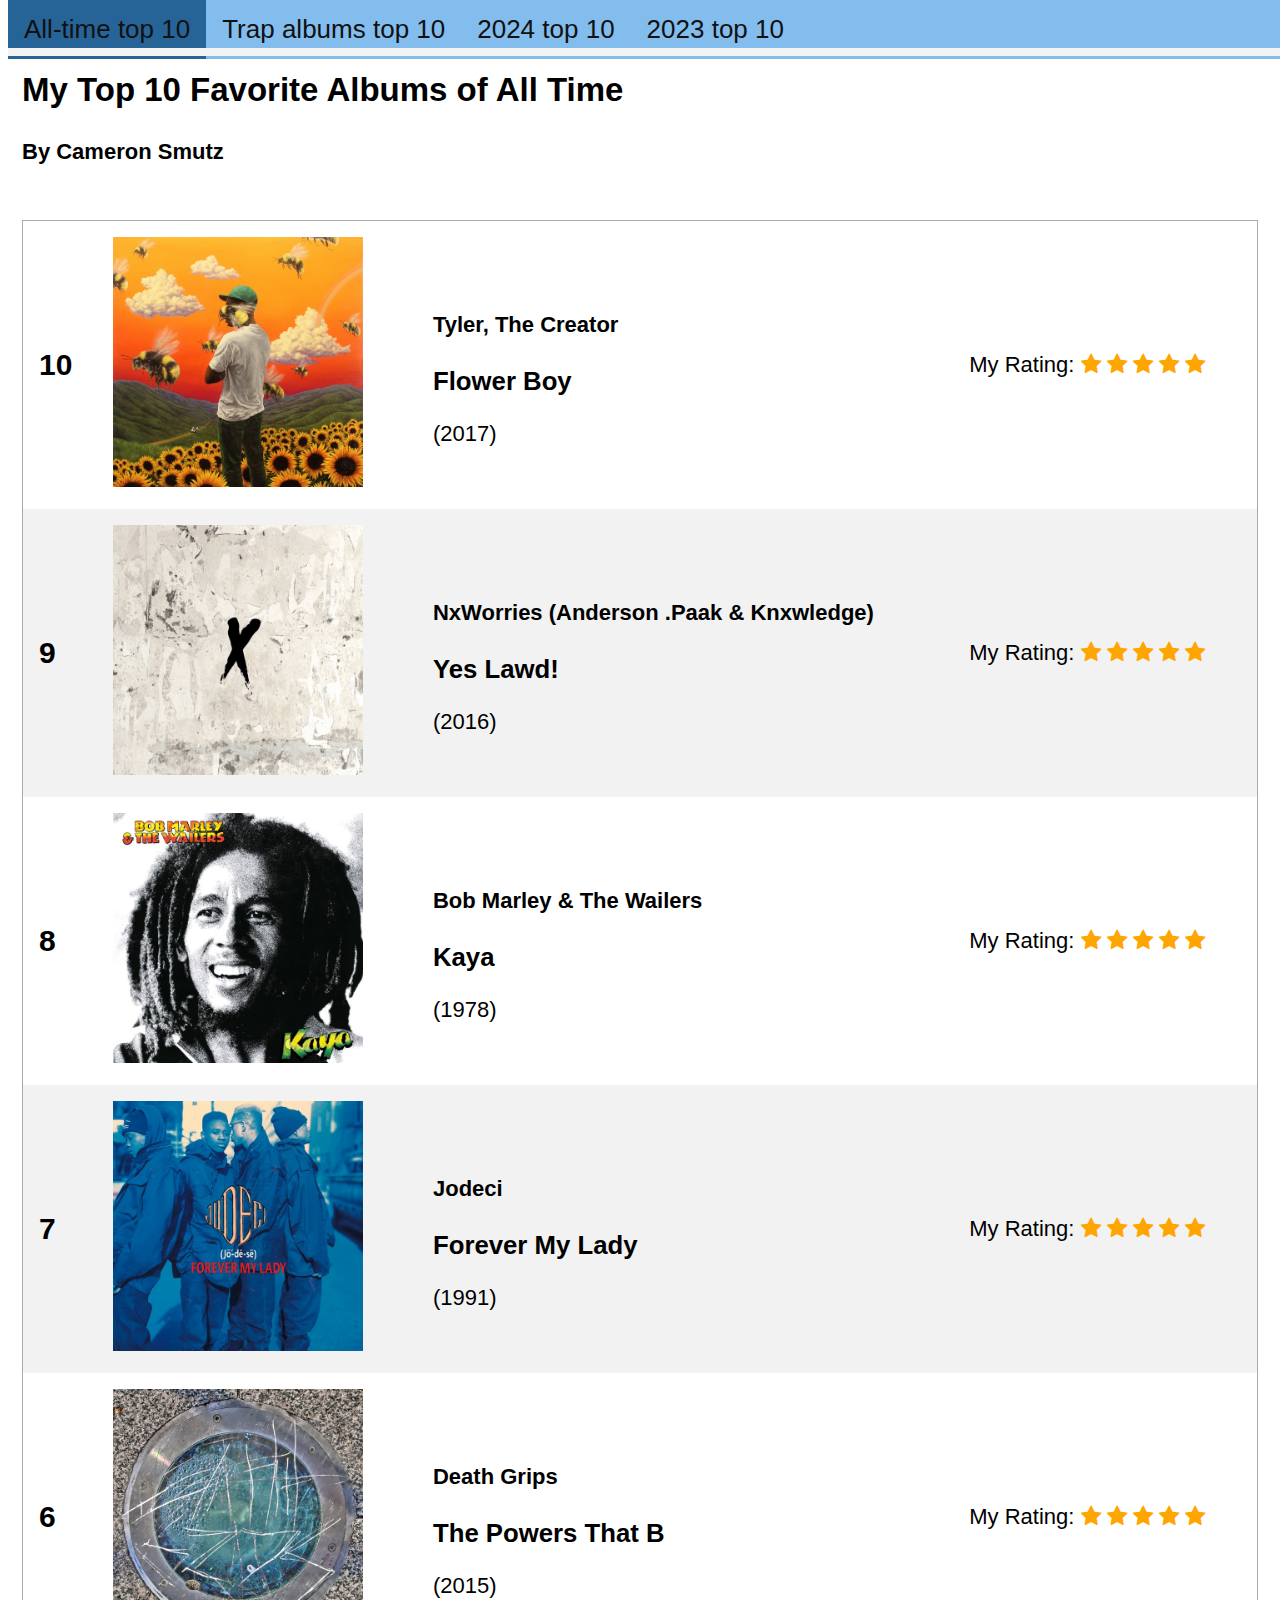
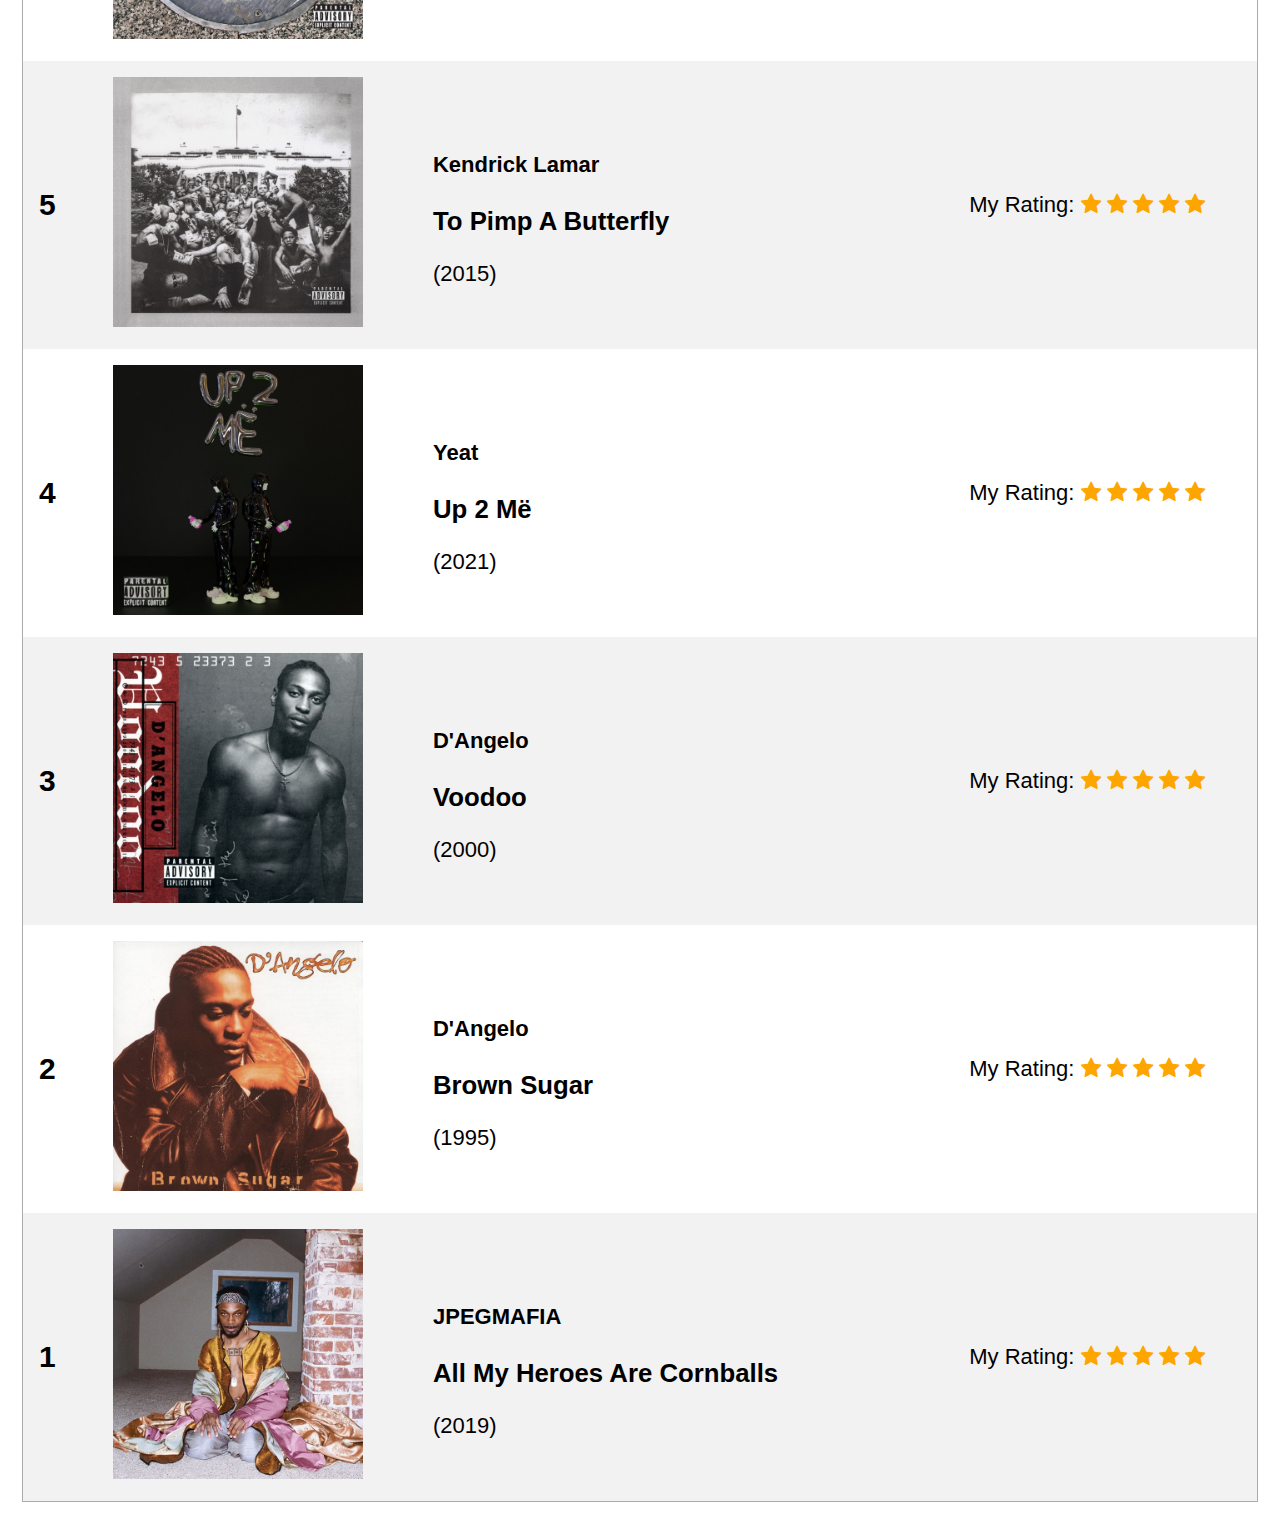
<file: index.html>
<!DOCTYPE html>
<html>

<head>
    <title>csmutz music top 10 lists</title>

    <!-- Including the main.css file for styling -->
    <link rel="stylesheet" href="css/main.css">

    <!-- Including the Font Awesome CSS library for icons -->
    <link rel="stylesheet" href="https://cdnjs.cloudflare.com/ajax/libs/font-awesome/4.7.0/css/font-awesome.min.css">

</head>

<body>

    <!-- Navigation bar -->
    <div class="topnav" id="myTopnav">
        <!-- Active link pointing to the index.html page -->
        <a class="active" href="index.html">All-time top 10</a>

        <!-- Links to other sections -->
        <a href="trap.html">Trap albums top 10</a>
        <a href="2024.html">2024 top 10</a>
        <a href="2023.html">2023 top 10</a>

        <!-- "Hamburger menu" / "Bar icon" to toggle the navigation links on smaller screens -->
        <a href="javascript:void(0);" class="icon">
            <i class="fa fa-bars"></i>
        </a>

        <div class="progress-container">
            <div class="progress-bar" id="myBar"></div>
        </div>
    </div>

    <!-- Page content -->   
        <!-- Top 10 Albums List -->
        <div class="content">
            <h2>My Top 10 Favorite Albums of All Time</h2>
            <h4>By Cameron Smutz</h4>
            <br>
            <table>
                    <tr>
                        <td class="rank">10</td>
                        <td><img src="img/flowerboy.jpg" alt="Flower Boy (2017)" style="width: 250px; height: auto;"></td>
                        <td><h4>Tyler, The Creator</h4><h3>Flower Boy</h3>(2017)</td>
                        <td>
                            My Rating:
                            <span class="fa fa-star checked"></span>
                            <span class="fa fa-star checked"></span>
                            <span class="fa fa-star checked"></span>
                            <span class="fa fa-star checked"></span>
                            <span class="fa fa-star checked"></span>
                        </td>
                    </tr>
                    <tr>
                        <td class="rank">9</td>
                        <td><img src="img/yeslawd.jpg" alt="Yes Lawd! (2016)" style="width: 250px; height: auto;"></td>
                        <td><h4>NxWorries (Anderson .Paak & Knxwledge)</h4><h3>Yes Lawd!</h3>(2016)</td>
                        <td>
                            My Rating:
                            <span class="fa fa-star checked"></span>
                            <span class="fa fa-star checked"></span>
                            <span class="fa fa-star checked"></span>
                            <span class="fa fa-star checked"></span>
                            <span class="fa fa-star checked"></span>
                        </td>
                    </tr>
                    <tr>
                        <td class="rank">8</td>
                        <td><img src="img/kaya.jpg" alt="Kaya (1978)" style="width: 250px; height: auto;"></td>
                        <td><h4>Bob Marley & The Wailers</h4><h3>Kaya</h3>(1978)</td>
                        <td>
                            My Rating:
                            <span class="fa fa-star checked"></span>
                            <span class="fa fa-star checked"></span>
                            <span class="fa fa-star checked"></span>
                            <span class="fa fa-star checked"></span>
                            <span class="fa fa-star checked"></span>
                        </td>
                    </tr>
                    <tr>
                        <td class="rank">7</td>
                        <td><img src="img/jodeci.jpg" alt="Forever My Lady (1991)" style="width: 250px; height: auto;"></td>
                        <td><h4>Jodeci</h4><h3>Forever My Lady</h3>(1991)</td>
                        <td>
                            My Rating:
                            <span class="fa fa-star checked"></span>
                            <span class="fa fa-star checked"></span>
                            <span class="fa fa-star checked"></span>
                            <span class="fa fa-star checked"></span>
                            <span class="fa fa-star checked"></span>
                        </td>
                    </tr>
                    <tr>
                        <td class="rank">6</td>
                        <td><img src="img/tptb.jpg" alt="The Powers That B (2015)" style="width: 250px; height: auto;"></td>
                        <td><h4>Death Grips</h4><h3>The Powers That B</h3>(2015)</td>
                        <td>
                            My Rating:
                            <span class="fa fa-star checked"></span>
                            <span class="fa fa-star checked"></span>
                            <span class="fa fa-star checked"></span>
                            <span class="fa fa-star checked"></span>
                            <span class="fa fa-star checked"></span>
                        </td>
                    </tr>
                    <tr>
                        <td class="rank">5</td>
                        <td><img src="img/tpab.jpg" alt="To Pimp A Butterfly (2015)" style="width: 250px; height: auto;"></td>
                        <td><h4>Kendrick Lamar</h4><h3>To Pimp A Butterfly</h3>(2015)</td>
                        <td>
                            My Rating:
                            <span class="fa fa-star checked"></span>
                            <span class="fa fa-star checked"></span>
                            <span class="fa fa-star checked"></span>
                            <span class="fa fa-star checked"></span>
                            <span class="fa fa-star checked"></span>
                        </td>
                    </tr>
                    <tr>
                        <td class="rank">4</td>
                        <td><img src="img/up2me.jpg" alt="Up 2 Më (2021)" style="width: 250px; height: auto;"></td>
                        <td><h4>Yeat</h4><h3>Up 2 Më</h3>(2021)</td>
                        <td>
                            My Rating:
                            <span class="fa fa-star checked"></span>
                            <span class="fa fa-star checked"></span>
                            <span class="fa fa-star checked"></span>
                            <span class="fa fa-star checked"></span>
                            <span class="fa fa-star checked"></span>
                        </td>
                    </tr>
                    <tr>
                        <td class="rank">3</td>
                        <td><img src="img/voodoo.jpg" alt="Voodoo (2000)" style="width: 250px; height: auto;"></td>
                        <td><h4>D'Angelo</h4><h3>Voodoo</h3>(2000)</td>
                        <td>
                            My Rating:
                            <span class="fa fa-star checked"></span>
                            <span class="fa fa-star checked"></span>
                            <span class="fa fa-star checked"></span>
                            <span class="fa fa-star checked"></span>
                            <span class="fa fa-star checked"></span>
                        </td>
                    </tr>
                    <tr>
                        <td class="rank">2</td>
                        <td><img src="img/brownsugar.jpg" alt="Brown Sugar (1995)" style="width: 250px; height: auto;"></td>
                        <td><h4>D'Angelo</h4><h3>Brown Sugar</h3>(1995)</td>
                        <td>
                            My Rating:
                            <span class="fa fa-star checked"></span>
                            <span class="fa fa-star checked"></span>
                            <span class="fa fa-star checked"></span>
                            <span class="fa fa-star checked"></span>
                            <span class="fa fa-star checked"></span>
                        </td>
                    </tr>
                    <tr>
                        <td class="rank">1</td>
                        <td><img src="img/amhac.jpg" alt="All My Heroes Are Cornballs (2019)" style="width: 250px; height: auto;"></td>
                        <td><h4>JPEGMAFIA</h4><h3>All My Heroes Are Cornballs</h3>(2019)</td>
                        <td>
                            My Rating:
                            <span class="fa fa-star checked"></span>
                            <span class="fa fa-star checked"></span>
                            <span class="fa fa-star checked"></span>
                            <span class="fa fa-star checked"></span>
                            <span class="fa fa-star checked"></span>
                        </td>
                    </tr>
            </table>
        </div>

    <!-- Including the main.js file for JavaScript functionality -->
    <script src="js/main.js"></script>

</body>

</html>
</file>
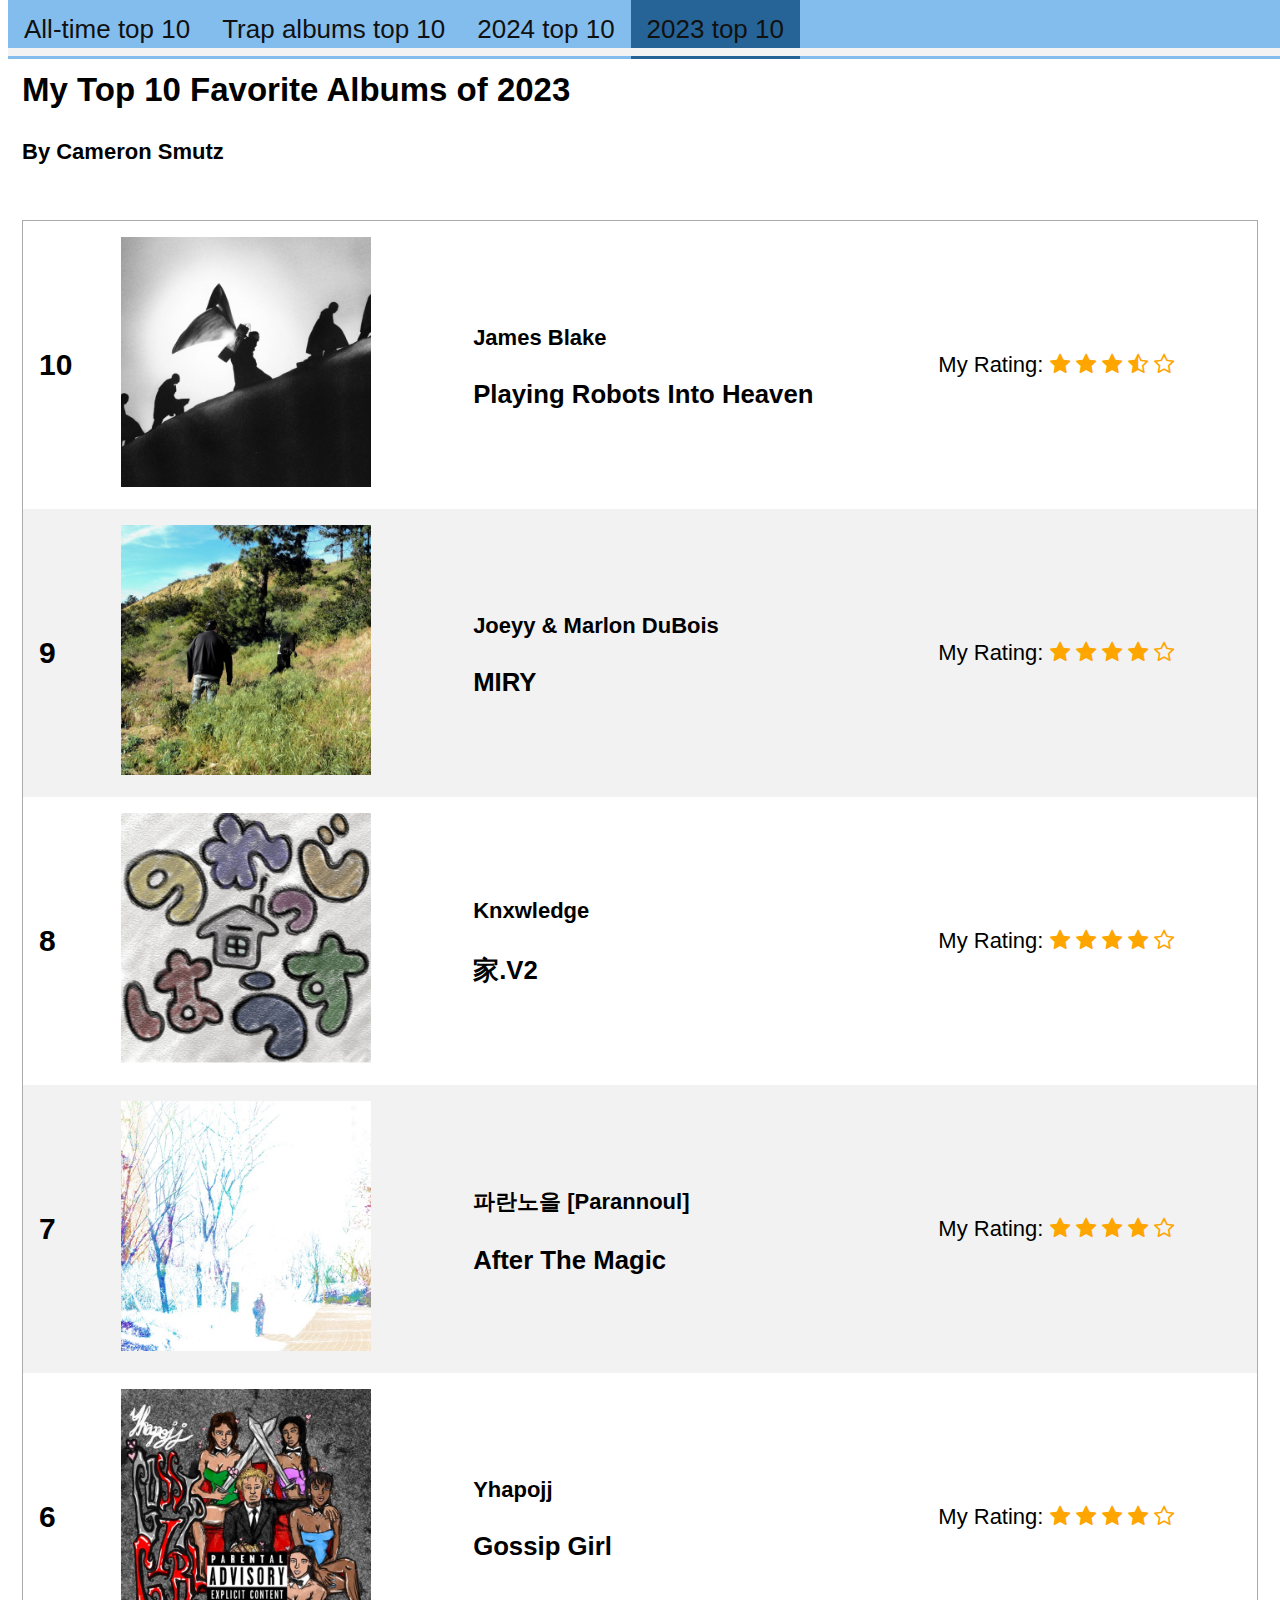
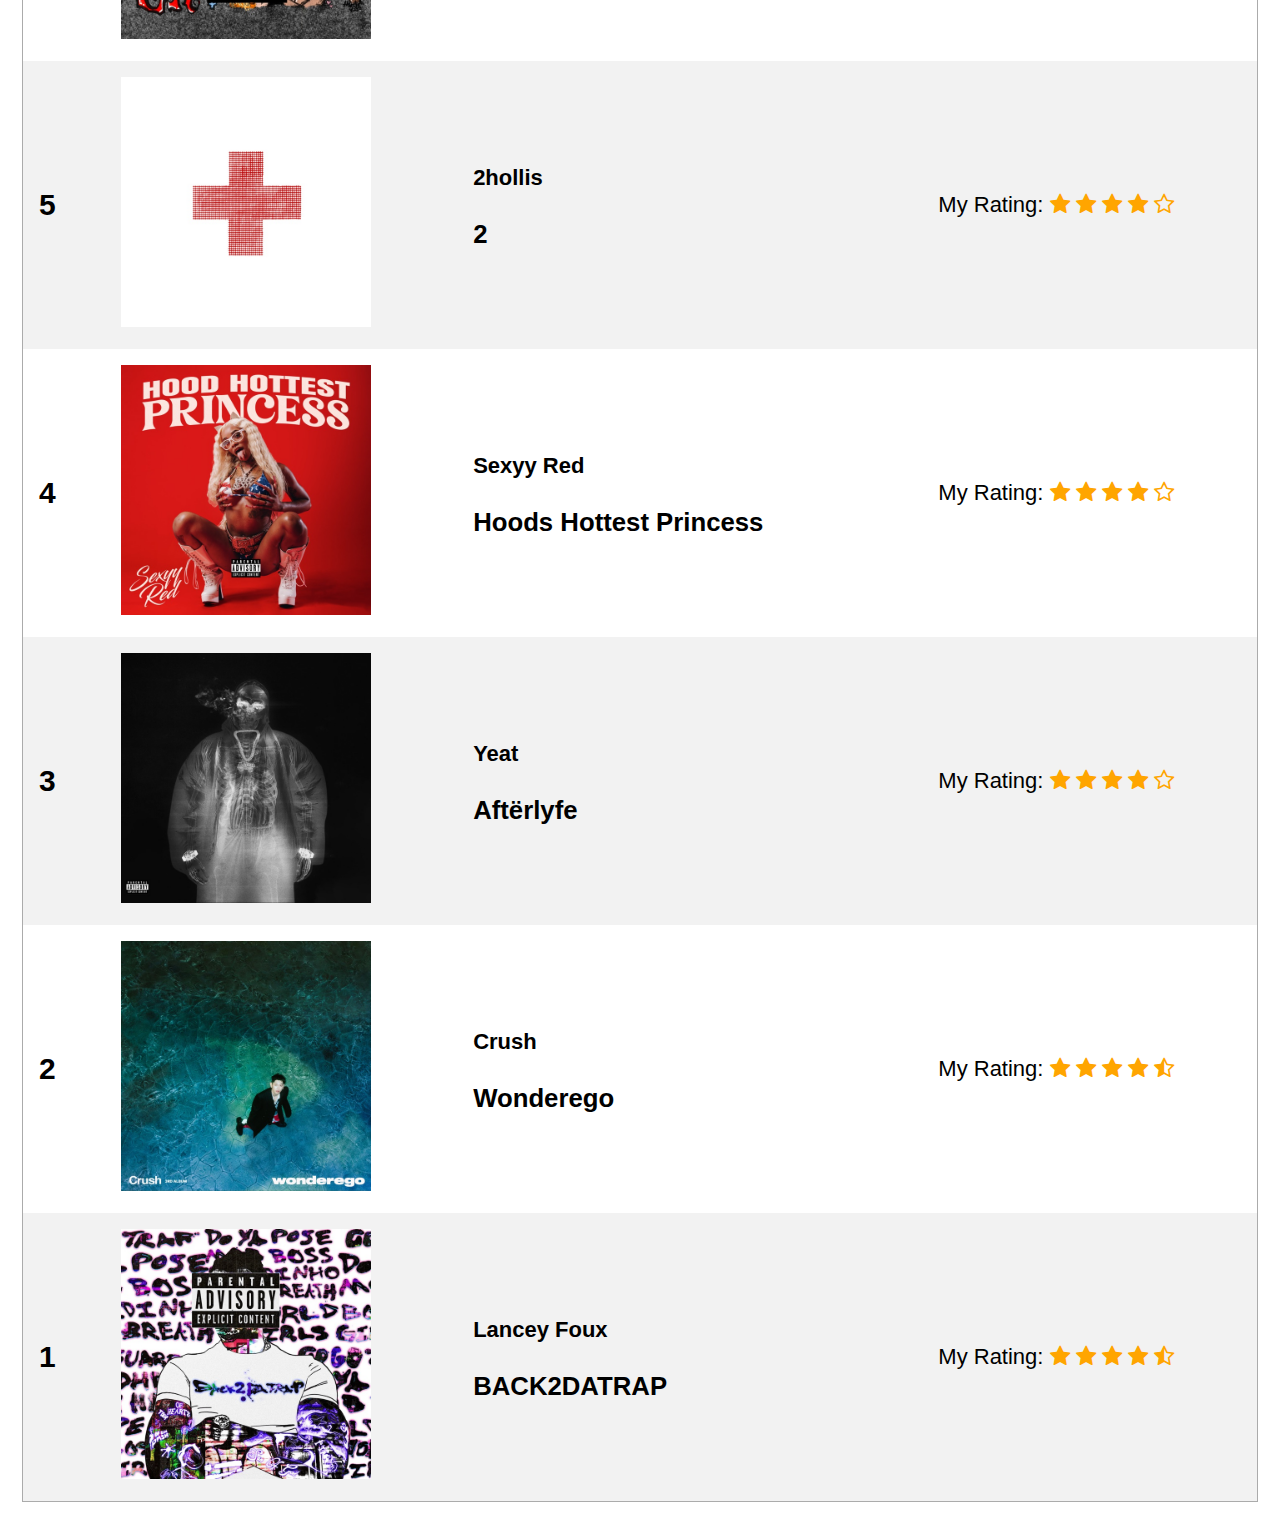
<file: 2023.html>
<!DOCTYPE html>
<html>

<head>
    <title>csmutz music top 10 lists</title>

    <!-- Including the main.css file for styling -->
    <link rel="stylesheet" href="css/main.css">

    <!-- Including the Font Awesome CSS library for icons -->
    <link rel="stylesheet" href="https://cdnjs.cloudflare.com/ajax/libs/font-awesome/4.7.0/css/font-awesome.min.css">

</head>

<body>

    <!-- Navigation bar -->
    <div class="topnav" id="myTopnav">
        <!-- Active link pointing to the index.html page -->
        <a href="index.html">All-time top 10</a>

        <!-- Links to other sections -->
        <a href="trap.html">Trap albums top 10</a>
        <a href="2024.html">2024 top 10</a>
        <a class="active" href="2023.html">2023 top 10</a>

        <!-- "Hamburger menu" / "Bar icon" to toggle the navigation links on smaller screens -->
        <a href="javascript:void(0);" class="icon">
            <i class="fa fa-bars"></i>
        </a>
        <div class="progress-container">
            <div class="progress-bar" id="myBar"></div>
        </div>
    </div>

    <!-- Page content -->   
        <!-- Top 10 Albums List -->
        <div class="content">
            <h2>My Top 10 Favorite Albums of 2023</h2>
            <h4>By Cameron Smutz</h4>
            <br>
            <table>
                    <tr>
                        <td class="rank">10</td>
                        <td><img src="img/jamesblake.jpg" alt="James Blake" style="width: 250px; height: auto;"></td>
                        <td><h4>James Blake</h4><h3>Playing Robots Into Heaven</h3></td>
                        <td>
                            My Rating:
                            <span class="fa fa-star checked"></span>
                            <span class="fa fa-star checked"></span>
                            <span class="fa fa-star checked"></span>
                            <span class="fa fa-star-half-o checked"></span>
                            <span class="fa fa-star-o checked"></span>
                        </td>
                    </tr>
                    <tr>
                        <td class="rank">9</td>
                        <td><img src="img/miry.jpg" alt="MIRY" style="width: 250px; height: auto;"></td>
                        <td><h4>Joeyy & Marlon DuBois</h4><h3>MIRY</h3></td>
                        <td>
                            My Rating:
                            <span class="fa fa-star checked"></span>
                            <span class="fa fa-star checked"></span>
                            <span class="fa fa-star checked"></span>
                            <span class="fa fa-star checked"></span>
                            <span class="fa fa-star-o checked"></span>
                        </td>
                    </tr>
                    <tr>
                        <td class="rank">8</td>
                        <td><img src="img/knx2.jpg" alt="KNX2" style="width: 250px; height: auto;"></td>
                        <td><h4>Knxwledge</h4><h3>家.V2</h3></td>
                        <td>
                            My Rating:
                            <span class="fa fa-star checked"></span>
                            <span class="fa fa-star checked"></span>
                            <span class="fa fa-star checked"></span>
                            <span class="fa fa-star checked"></span>
                            <span class="fa fa-star-o checked"></span>
                        </td>
                    </tr>
                    <tr>
                        <td class="rank">7</td>
                        <td><img src="img/afterthemagic.jpg" alt="The Fool (2021)" style="width: 250px; height: auto;"></td>
                        <td><h4>파란노을 [Parannoul]</h4><h3>After The Magic</h3></td>
                        <td>
                            My Rating:
                            <span class="fa fa-star checked"></span>
                            <span class="fa fa-star checked"></span>
                            <span class="fa fa-star checked"></span>
                            <span class="fa fa-star checked"></span>
                            <span class="fa fa-star-o checked"></span>
                        </td>
                    </tr>
                    <tr>
                        <td class="rank">6</td>
                        <td><img src="img/gossipgirl.jpg" alt="BACK2DATRAP (2023)" style="width: 250px; height: auto;"></td>
                        <td><h4>Yhapojj</h4><h3>Gossip Girl</h3></td>
                        <td>
                            My Rating:
                            <span class="fa fa-star checked"></span>
                            <span class="fa fa-star checked"></span>
                            <span class="fa fa-star checked"></span>
                            <span class="fa fa-star checked"></span>
                            <span class="fa fa-star-o checked"></span>
                        </td>
                    </tr>
                    <tr>
                        <td class="rank">5</td>
                        <td><img src="img/2hollis2.jpg" alt="Rainbow Bridge 3 (2021)" style="width: 250px; height: auto;"></td>
                        <td><h4>2hollis</h4><h3>2</h3></td>
                        <td>
                            My Rating:
                            <span class="fa fa-star checked"></span>
                            <span class="fa fa-star checked"></span>
                            <span class="fa fa-star checked"></span>
                            <span class="fa fa-star checked"></span>
                            <span class="fa fa-star-o checked"></span>
                        </td>
                    </tr>
                    <tr>
                        <td class="rank">4</td>
                        <td><img src="img/hhp.jpg" alt="Die Lit (2018)" style="width: 250px; height: auto;"></td>
                        <td><h4>Sexyy Red</h4><h3>Hoods Hottest Princess</h3></td>
                        <td>
                            My Rating:
                            <span class="fa fa-star checked"></span>
                            <span class="fa fa-star checked"></span>
                            <span class="fa fa-star checked"></span>
                            <span class="fa fa-star checked"></span>
                            <span class="fa fa-star-o checked"></span>
                        </td>
                    </tr>
                    <tr>
                        <td class="rank">3</td>
                        <td><img src="img/afterlyfe.jpg" alt="Barter 6 (2015)" style="width: 250px; height: auto;"></td>
                        <td><h4>Yeat</h4><h3>Aftërlyfe</h3></td>
                        <td>
                            My Rating:
                            <span class="fa fa-star checked"></span>
                            <span class="fa fa-star checked"></span>
                            <span class="fa fa-star checked"></span>
                            <span class="fa fa-star checked"></span>
                            <span class="fa fa-star-o checked"></span>
                        </td>
                    </tr>
                    <tr>
                        <td class="rank">2</td>
                        <td><img src="img/wonderego.jpg" alt="Rodeo (2015)" style="width: 250px; height: auto;"></td>
                        <td><h4>Crush</h4><h3>Wonderego</h3></td>
                        <td>
                            My Rating:
                            <span class="fa fa-star checked"></span>
                            <span class="fa fa-star checked"></span>
                            <span class="fa fa-star checked"></span>
                            <span class="fa fa-star checked"></span>
                            <span class="fa fa-star-half-o checked"></span>
                        </td>
                    </tr>
                    <tr>
                        <td class="rank">1</td>
                        <td><img src="img/b2dt.jpg" alt="Up 2 Më (2021)" style="width: 250px; height: auto;"></td>
                        <td><h4>Lancey Foux</h4><h3>BACK2DATRAP</h3></td>
                        <td>
                            My Rating:
                            <span class="fa fa-star checked"></span>
                            <span class="fa fa-star checked"></span>
                            <span class="fa fa-star checked"></span>
                            <span class="fa fa-star checked"></span>
                            <span class="fa fa-star-half-o checked"></span>
                        </td>
                    </tr>
            </table>
        </div>

    <!-- Including the main.js file for JavaScript functionality -->
    <script src="js/main.js"></script>

</body>

</html>
</file>
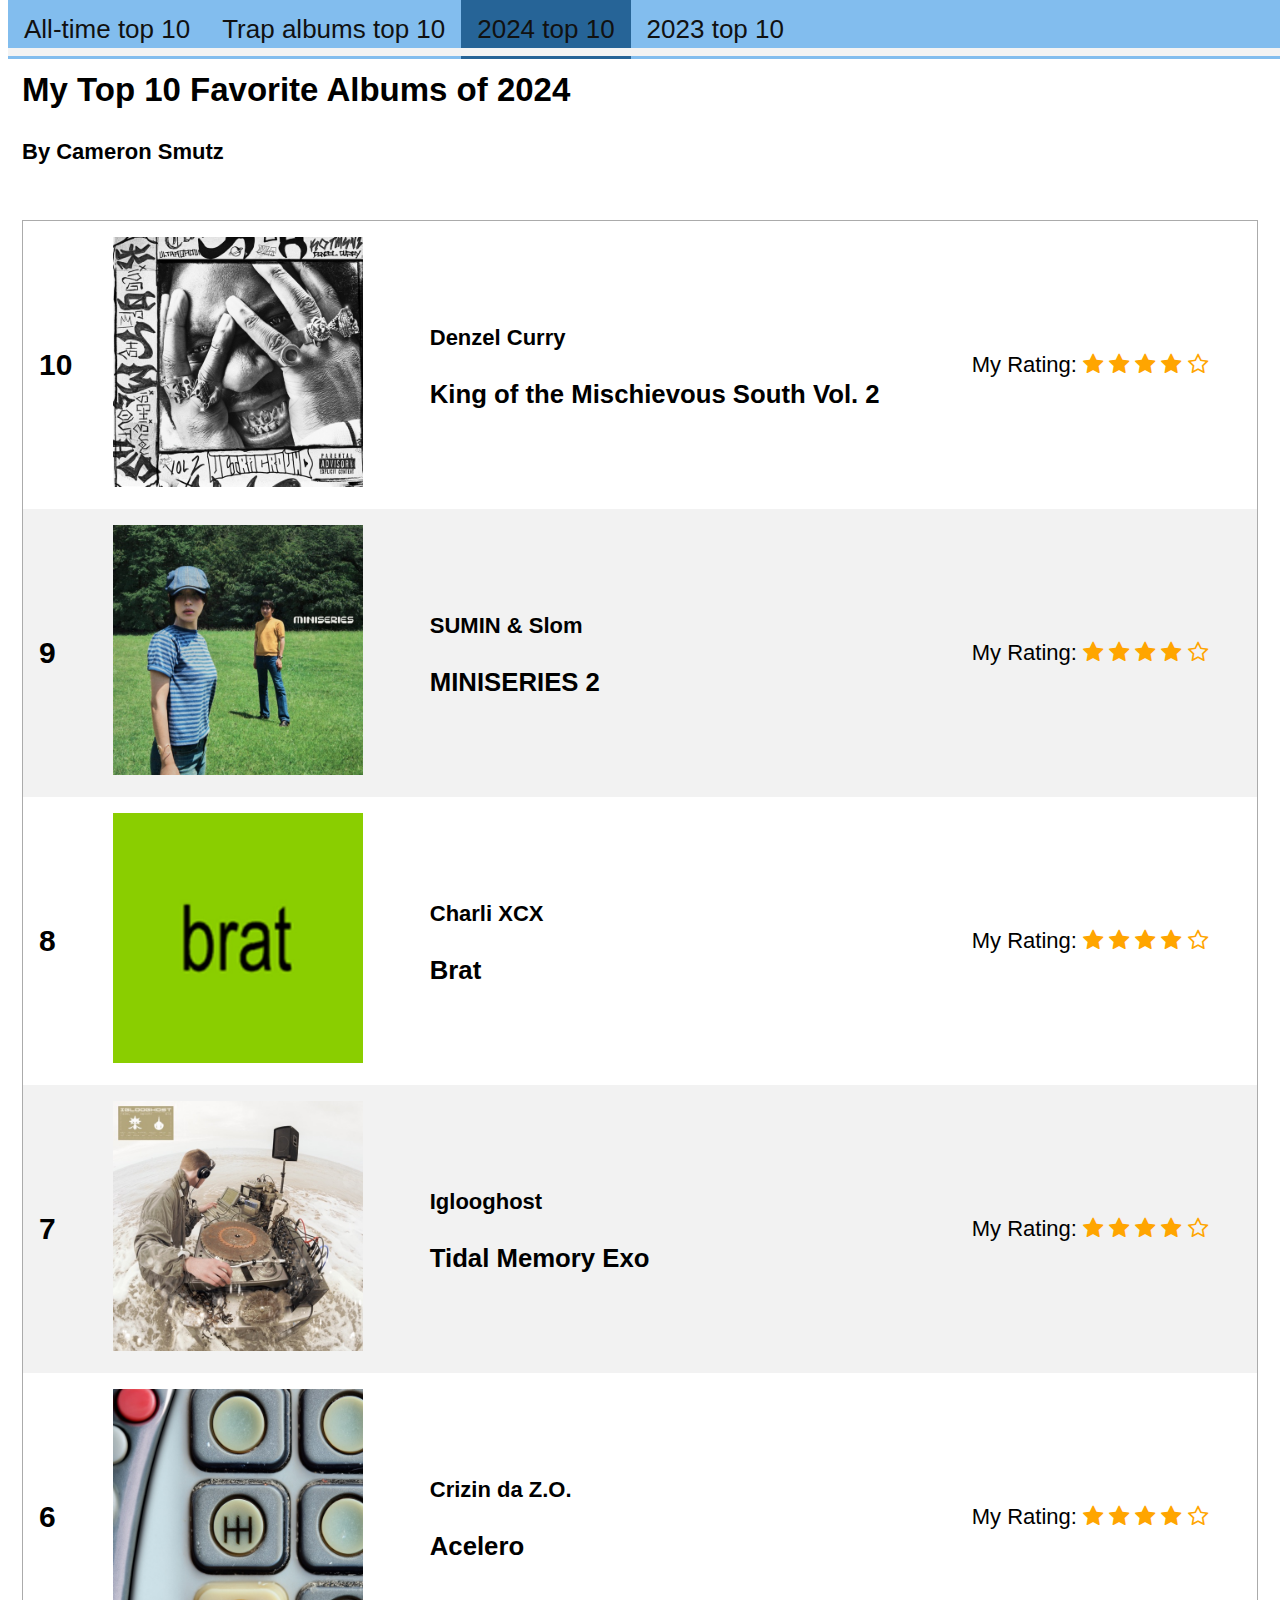
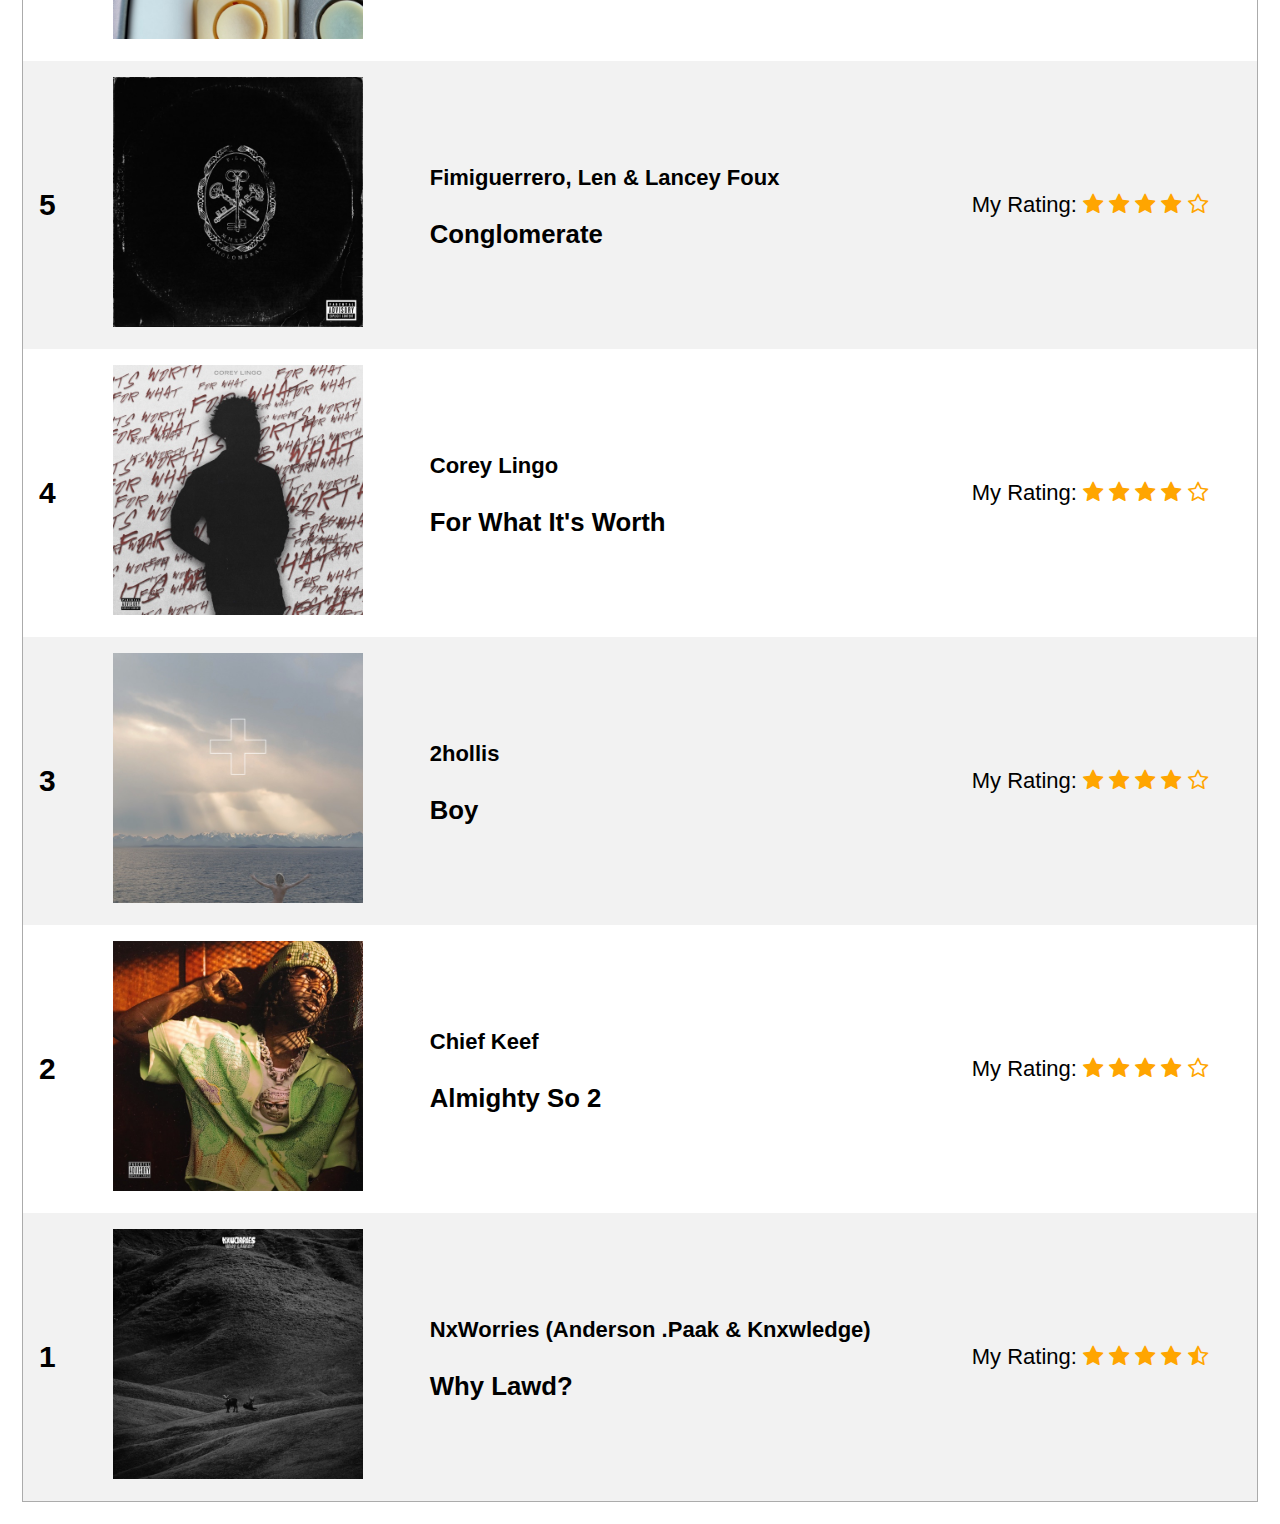
<file: 2024.html>
<!DOCTYPE html>
<html>

<head>
    <title>csmutz music top 10 lists</title>

    <!-- Including the main.css file for styling -->
    <link rel="stylesheet" href="css/main.css">

    <!-- Including the Font Awesome CSS library for icons -->
    <link rel="stylesheet" href="https://cdnjs.cloudflare.com/ajax/libs/font-awesome/4.7.0/css/font-awesome.min.css">

</head>

<body>

    <!-- Navigation bar -->
    <div class="topnav" id="myTopnav">
        <!-- Active link pointing to the index.html page -->
        <a href="index.html">All-time top 10</a>

        <!-- Links to other sections -->
        <a href="trap.html">Trap albums top 10</a>
        <a class="active" href="2024.html">2024 top 10</a>
        <a href="2023.html">2023 top 10</a>

        <!-- "Hamburger menu" / "Bar icon" to toggle the navigation links on smaller screens -->
        <a href="javascript:void(0);" class="icon">
            <i class="fa fa-bars"></i>
        </a>

        <div class="progress-container">
            <div class="progress-bar" id="myBar"></div>
        </div>
    </div>

    <!-- Page content -->   
        <!-- Top 10 Albums List -->
        <div class="content">
            <h2>My Top 10 Favorite Albums of 2024</h2>
            <h4>By Cameron Smutz</h4>
            <br>
            <table>
                    <tr>
                        <td class="rank">10</td>
                        <td><img src="img/kotms.jpg" alt="WUNNA (2020)" style="width: 250px; height: auto;"></td>
                        <td><h4>Denzel Curry</h4><h3>King of the Mischievous South Vol. 2</h3></td>
                        <td>
                            My Rating:
                            <span class="fa fa-star checked"></span>
                            <span class="fa fa-star checked"></span>
                            <span class="fa fa-star checked"></span>
                            <span class="fa fa-star checked"></span>
                            <span class="fa fa-star-o checked"></span>
                        </td>
                    </tr>
                    <tr>
                        <td class="rank">9</td>
                        <td><img src="img/miniseries2.jpg" alt="Barnacles (2020)" style="width: 250px; height: auto;"></td>
                        <td><h4>SUMIN & Slom</h4><h3>MINISERIES 2</h3></td>
                        <td>
                            My Rating:
                            <span class="fa fa-star checked"></span>
                            <span class="fa fa-star checked"></span>
                            <span class="fa fa-star checked"></span>
                            <span class="fa fa-star checked"></span>
                            <span class="fa fa-star-o checked"></span>
                        </td>
                    </tr>
                    <tr>
                        <td class="rank">8</td>
                        <td><img src="img/brat.jpg" alt="DS2 (2015)" style="width: 250px; height: auto;"></td>
                        <td><h4>Charli XCX</h4><h3>Brat</h3></td>
                        <td>
                            My Rating:
                            <span class="fa fa-star checked"></span>
                            <span class="fa fa-star checked"></span>
                            <span class="fa fa-star checked"></span>
                            <span class="fa fa-star checked"></span>
                            <span class="fa fa-star-o checked"></span>
                        </td>
                    </tr>
                    <tr>
                        <td class="rank">7</td>
                        <td><img src="img/igloo.jpg" alt="The Fool (2021)" style="width: 250px; height: auto;"></td>
                        <td><h4>Iglooghost</h4><h3>Tidal Memory Exo</h3></td>
                        <td>
                            My Rating:
                            <span class="fa fa-star checked"></span>
                            <span class="fa fa-star checked"></span>
                            <span class="fa fa-star checked"></span>
                            <span class="fa fa-star checked"></span>
                            <span class="fa fa-star-o checked"></span>
                        </td>
                    </tr>
                    <tr>
                        <td class="rank">6</td>
                        <td><img src="img/acelero.jpg" alt="BACK2DATRAP (2023)" style="width: 250px; height: auto;"></td>
                        <td><h4>Crizin da Z.O.</h4><h3>Acelero</h3></td>
                        <td>
                            My Rating:
                            <span class="fa fa-star checked"></span>
                            <span class="fa fa-star checked"></span>
                            <span class="fa fa-star checked"></span>
                            <span class="fa fa-star checked"></span>
                            <span class="fa fa-star-o checked"></span>
                        </td>
                    </tr>
                    <tr>
                        <td class="rank">5</td>
                        <td><img src="img/conglomerate.jpg" alt="Rainbow Bridge 3 (2021)" style="width: 250px; height: auto;"></td>
                        <td><h4>Fimiguerrero, Len & Lancey Foux</h4><h3>Conglomerate</h3></td>
                        <td>
                            My Rating:
                            <span class="fa fa-star checked"></span>
                            <span class="fa fa-star checked"></span>
                            <span class="fa fa-star checked"></span>
                            <span class="fa fa-star checked"></span>
                            <span class="fa fa-star-o checked"></span>
                        </td>
                    </tr>
                    <tr>
                        <td class="rank">4</td>
                        <td><img src="img/corey.jpg" alt="Die Lit (2018)" style="width: 250px; height: auto;"></td>
                        <td><h4>Corey Lingo</h4><h3>For What It's Worth</h3></td>
                        <td>
                            My Rating:
                            <span class="fa fa-star checked"></span>
                            <span class="fa fa-star checked"></span>
                            <span class="fa fa-star checked"></span>
                            <span class="fa fa-star checked"></span>
                            <span class="fa fa-star-o checked"></span>
                        </td>
                    </tr>
                    <tr>
                        <td class="rank">3</td>
                        <td><img src="img/boy.jpg" alt="Barter 6 (2015)" style="width: 250px; height: auto;"></td>
                        <td><h4>2hollis</h4><h3>Boy</h3></td>
                        <td>
                            My Rating:
                            <span class="fa fa-star checked"></span>
                            <span class="fa fa-star checked"></span>
                            <span class="fa fa-star checked"></span>
                            <span class="fa fa-star checked"></span>
                            <span class="fa fa-star-o checked"></span>
                        </td>
                    </tr>
                    <tr>
                        <td class="rank">2</td>
                        <td><img src="img/as2.jpg" alt="Rodeo (2015)" style="width: 250px; height: auto;"></td>
                        <td><h4>Chief Keef</h4><h3>Almighty So 2</h3></td>
                        <td>
                            My Rating:
                            <span class="fa fa-star checked"></span>
                            <span class="fa fa-star checked"></span>
                            <span class="fa fa-star checked"></span>
                            <span class="fa fa-star checked"></span>
                            <span class="fa fa-star-o checked"></span>
                        </td>
                    </tr>
                    <tr>
                        <td class="rank">1</td>
                        <td><img src="img/whylawd.jpg" alt="Up 2 Më (2021)" style="width: 250px; height: auto;"></td>
                        <td><h4>NxWorries (Anderson .Paak & Knxwledge)</h4><h3>Why Lawd?</h3></td>
                        <td>
                            My Rating:
                            <span class="fa fa-star checked"></span>
                            <span class="fa fa-star checked"></span>
                            <span class="fa fa-star checked"></span>
                            <span class="fa fa-star checked"></span>
                            <span class="fa fa-star-half-o checked"></span>
                        </td>
                    </tr>
            </table>
        </div>

    <!-- Including the main.js file for JavaScript functionality -->
    <script src="js/main.js"></script>

</body>

</html>
</file>
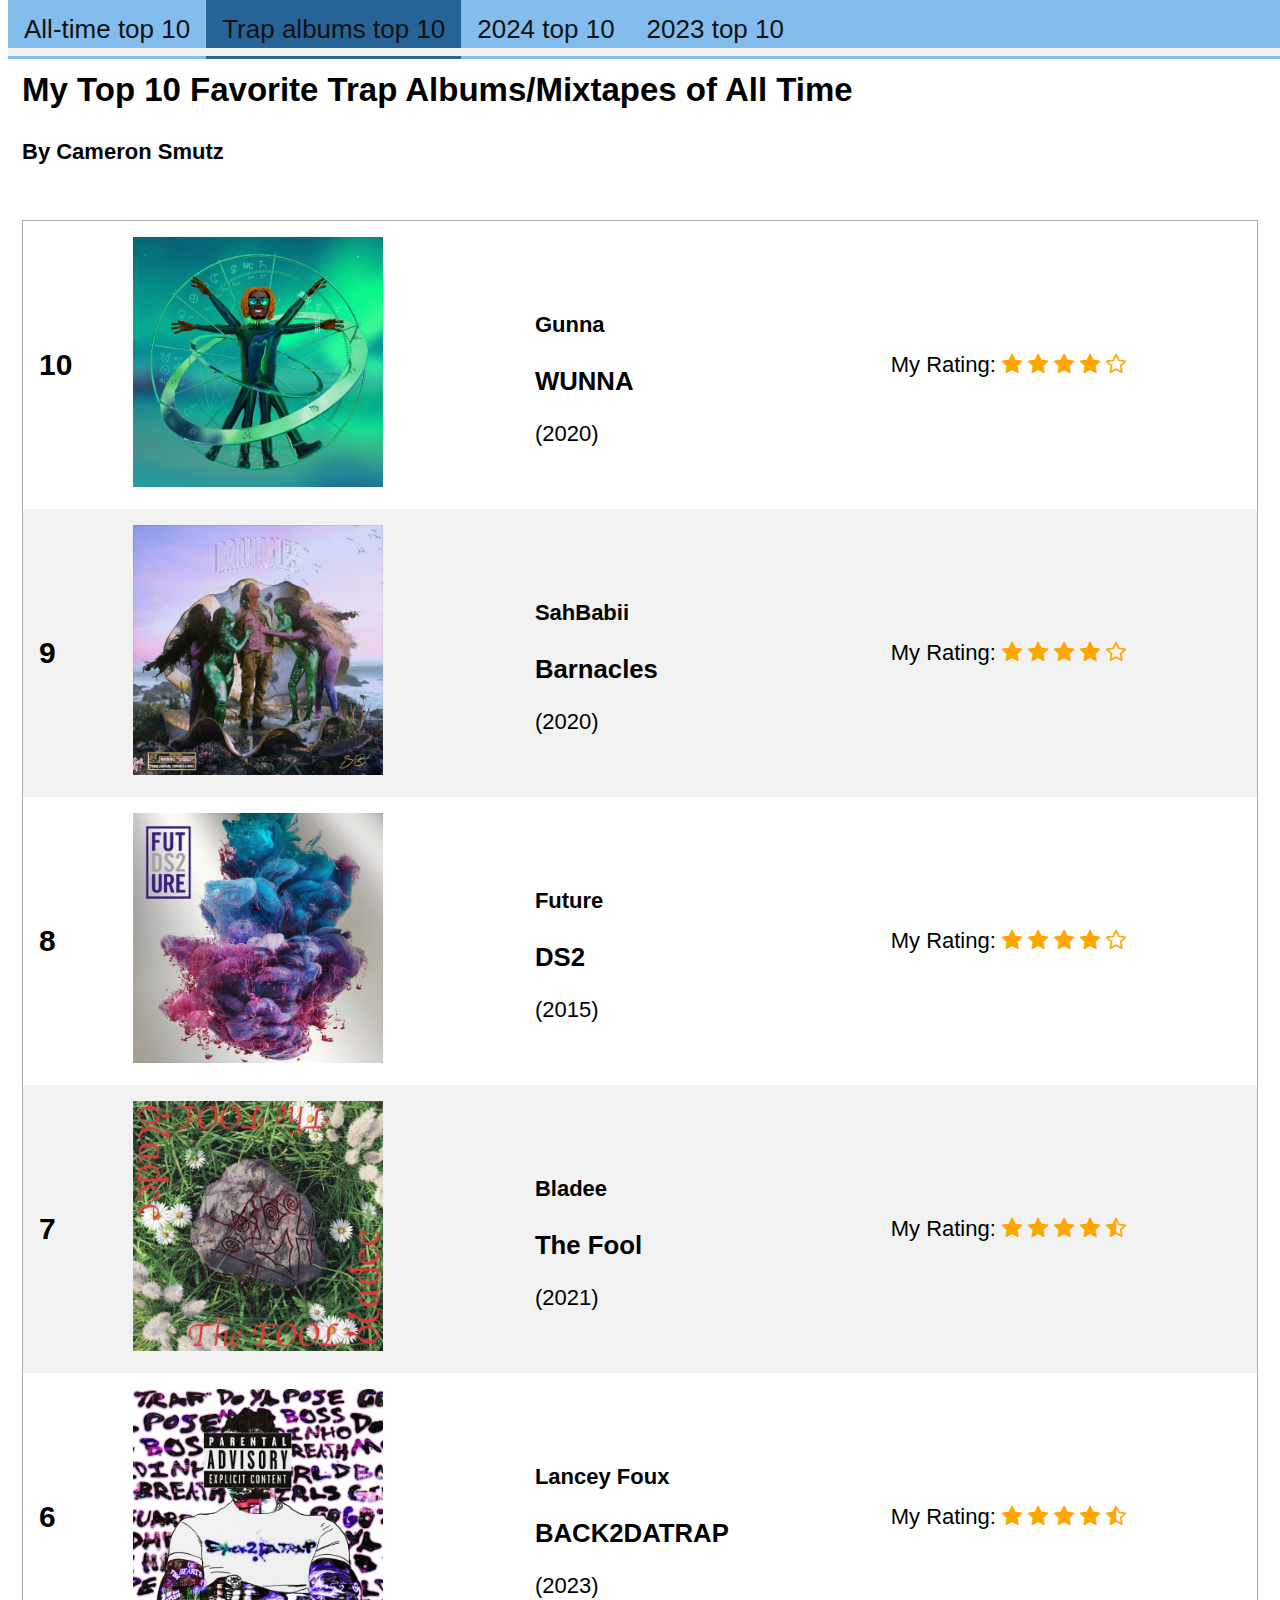
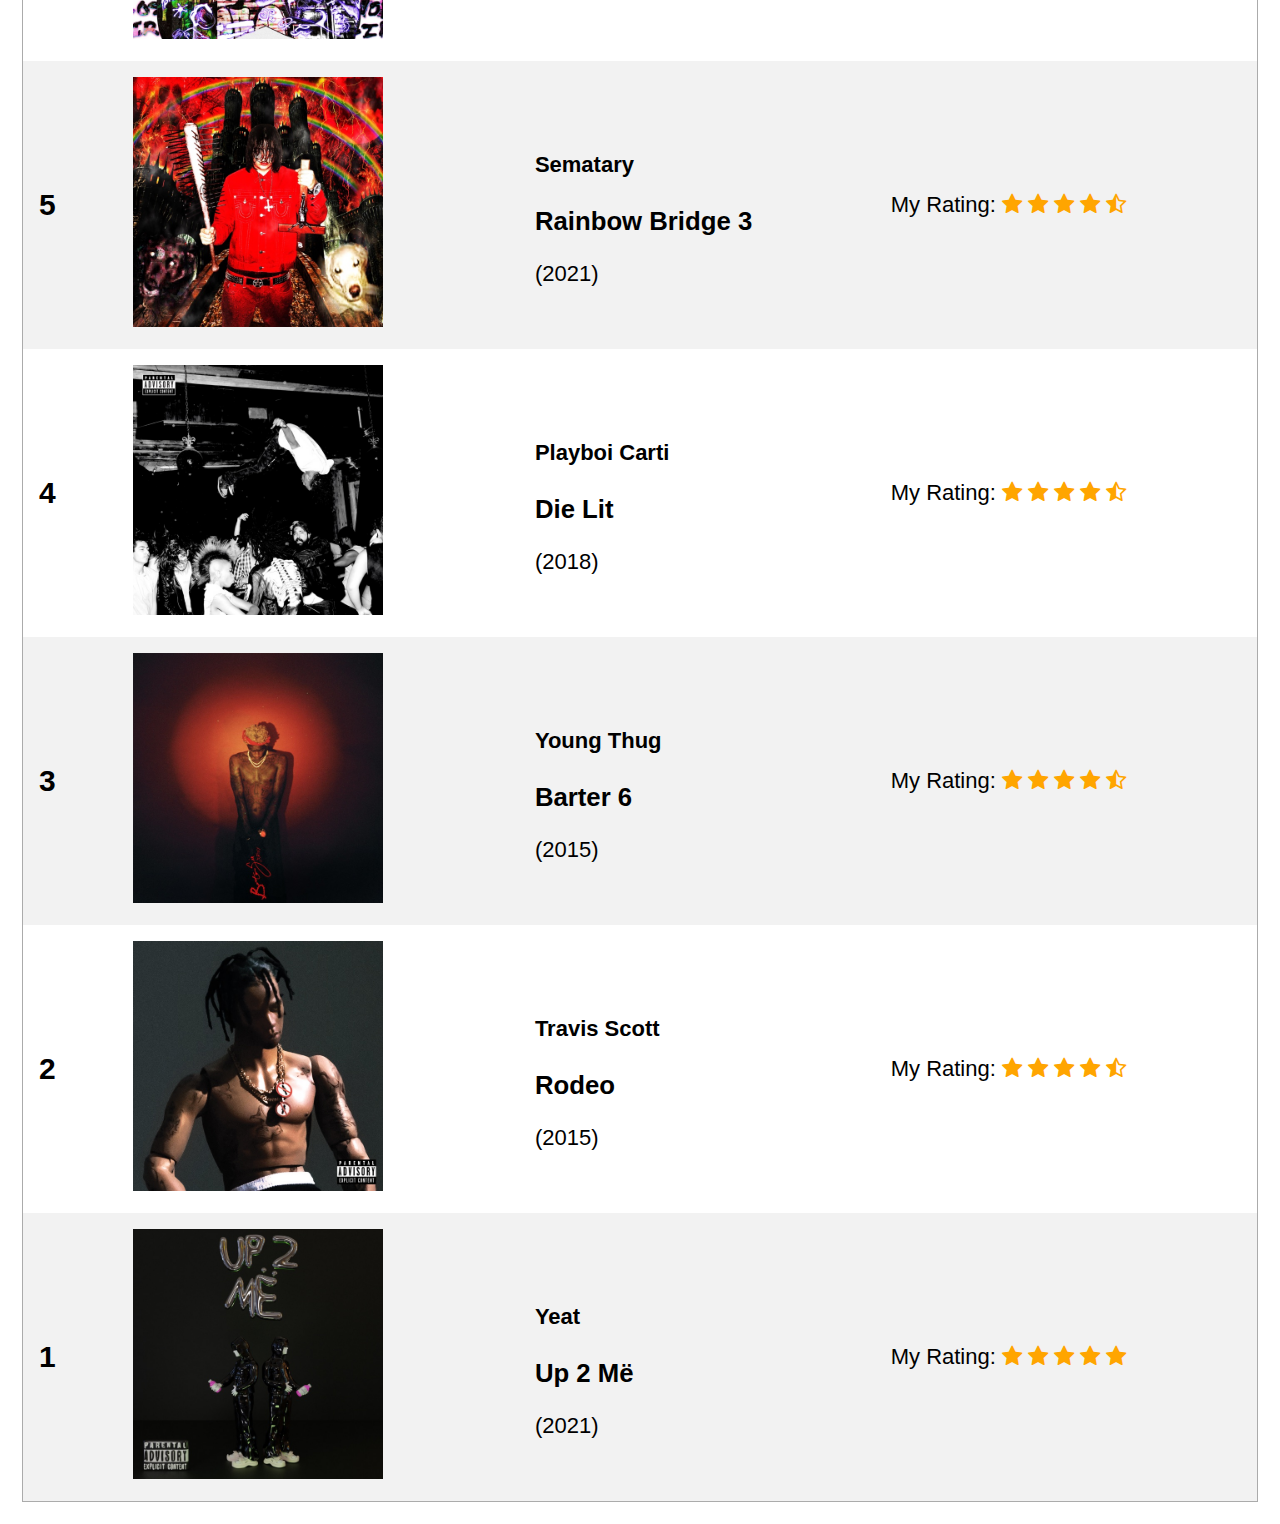
<file: trap.html>
<!DOCTYPE html>
<html>

<head>
    <title>csmutz music top 10 lists</title>

    <!-- Including the main.css file for styling -->
    <link rel="stylesheet" href="css/main.css">

    <!-- Including the Font Awesome CSS library for icons -->
    <link rel="stylesheet" href="https://cdnjs.cloudflare.com/ajax/libs/font-awesome/4.7.0/css/font-awesome.min.css">

</head>

<body>

    <!-- Navigation bar -->
    <div class="topnav" id="myTopnav">
        <!-- Active link pointing to the index.html page -->
        <a href="index.html">All-time top 10</a>

        <!-- Links to other sections -->
        <a class="active" href="trap.html">Trap albums top 10</a>
        <a href="2024.html">2024 top 10</a>
        <a href="2023.html">2023 top 10</a>

        <!-- "Hamburger menu" / "Bar icon" to toggle the navigation links on smaller screens -->
        <a href="javascript:void(0);" class="icon">
            <i class="fa fa-bars"></i>
        </a>

        <div class="progress-container">
            <div class="progress-bar" id="myBar"></div>
        </div>
    </div>

    <!-- Page content -->   
        <!-- Top 10 Albums List -->
        <div class="content">
            <h2>My Top 10 Favorite Trap Albums/Mixtapes of All Time</h2>
            <h4>By Cameron Smutz</h4>
            <br>
            <table>
                    <tr>
                        <td class="rank">10</td>
                        <td><img src="img/wunna.jpg" alt="WUNNA (2020)" style="width: 250px; height: auto;"></td>
                        <td><h4>Gunna</h4><h3>WUNNA</h3>(2020)</td>
                        <td>
                            My Rating:
                            <span class="fa fa-star checked"></span>
                            <span class="fa fa-star checked"></span>
                            <span class="fa fa-star checked"></span>
                            <span class="fa fa-star checked"></span>
                            <span class="fa fa-star-o checked"></span>
                        </td>
                    </tr>
                    <tr>
                        <td class="rank">9</td>
                        <td><img src="img/barnacles.jpg" alt="Barnacles (2020)" style="width: 250px; height: auto;"></td>
                        <td><h4>SahBabii</h4><h3>Barnacles</h3>(2020)</td>
                        <td>
                            My Rating:
                            <span class="fa fa-star checked"></span>
                            <span class="fa fa-star checked"></span>
                            <span class="fa fa-star checked"></span>
                            <span class="fa fa-star checked"></span>
                            <span class="fa fa-star-o checked"></span>
                        </td>
                    </tr>
                    <tr>
                        <td class="rank">8</td>
                        <td><img src="img/ds2.jpg" alt="DS2 (2015)" style="width: 250px; height: auto;"></td>
                        <td><h4>Future</h4><h3>DS2</h3>(2015)</td>
                        <td>
                            My Rating:
                            <span class="fa fa-star checked"></span>
                            <span class="fa fa-star checked"></span>
                            <span class="fa fa-star checked"></span>
                            <span class="fa fa-star checked"></span>
                            <span class="fa fa-star-o checked"></span>
                        </td>
                    </tr>
                    <tr>
                        <td class="rank">7</td>
                        <td><img src="img/thefool.jpg" alt="The Fool (2021)" style="width: 250px; height: auto;"></td>
                        <td><h4>Bladee</h4><h3>The Fool</h3>(2021)</td>
                        <td>
                            My Rating:
                            <span class="fa fa-star checked"></span>
                            <span class="fa fa-star checked"></span>
                            <span class="fa fa-star checked"></span>
                            <span class="fa fa-star checked"></span>
                            <span class="fa fa-star-half-o checked"></span>
                        </td>
                    </tr>
                    <tr>
                        <td class="rank">6</td>
                        <td><img src="img/b2dt.jpg" alt="BACK2DATRAP (2023)" style="width: 250px; height: auto;"></td>
                        <td><h4>Lancey Foux</h4><h3>BACK2DATRAP</h3>(2023)</td>
                        <td>
                            My Rating:
                            <span class="fa fa-star checked"></span>
                            <span class="fa fa-star checked"></span>
                            <span class="fa fa-star checked"></span>
                            <span class="fa fa-star checked"></span>
                            <span class="fa fa-star-half-o checked"></span>
                        </td>
                    </tr>
                    <tr>
                        <td class="rank">5</td>
                        <td><img src="img/rb3.jpg" alt="Rainbow Bridge 3 (2021)" style="width: 250px; height: auto;"></td>
                        <td><h4>Sematary</h4><h3>Rainbow Bridge 3</h3>(2021)</td>
                        <td>
                            My Rating:
                            <span class="fa fa-star checked"></span>
                            <span class="fa fa-star checked"></span>
                            <span class="fa fa-star checked"></span>
                            <span class="fa fa-star checked"></span>
                            <span class="fa fa-star-half-o checked"></span>
                        </td>
                    </tr>
                    <tr>
                        <td class="rank">4</td>
                        <td><img src="img/dielit.jpg" alt="Die Lit (2018)" style="width: 250px; height: auto;"></td>
                        <td><h4>Playboi Carti</h4><h3>Die Lit</h3>(2018)</td>
                        <td>
                            My Rating:
                            <span class="fa fa-star checked"></span>
                            <span class="fa fa-star checked"></span>
                            <span class="fa fa-star checked"></span>
                            <span class="fa fa-star checked"></span>
                            <span class="fa fa-star-half-o checked"></span>
                        </td>
                    </tr>
                    <tr>
                        <td class="rank">3</td>
                        <td><img src="img/barter6.jpg" alt="Barter 6 (2015)" style="width: 250px; height: auto;"></td>
                        <td><h4>Young Thug</h4><h3>Barter 6</h3>(2015)</td>
                        <td>
                            My Rating:
                            <span class="fa fa-star checked"></span>
                            <span class="fa fa-star checked"></span>
                            <span class="fa fa-star checked"></span>
                            <span class="fa fa-star checked"></span>
                            <span class="fa fa-star-half-o checked"></span>
                        </td>
                    </tr>
                    <tr>
                        <td class="rank">2</td>
                        <td><img src="img/rodeo.jpg" alt="Rodeo (2015)" style="width: 250px; height: auto;"></td>
                        <td><h4>Travis Scott</h4><h3>Rodeo</h3>(2015)</td>
                        <td>
                            My Rating:
                            <span class="fa fa-star checked"></span>
                            <span class="fa fa-star checked"></span>
                            <span class="fa fa-star checked"></span>
                            <span class="fa fa-star checked"></span>
                            <span class="fa fa-star-half-o checked"></span>
                        </td>
                    </tr>
                    <tr>
                        <td class="rank">1</td>
                        <td><img src="img/up2me.jpg" alt="Up 2 Më (2021)" style="width: 250px; height: auto;"></td>
                        <td><h4>Yeat</h4><h3>Up 2 Më</h3>(2021)</td>
                        <td>
                            My Rating:
                            <span class="fa fa-star checked"></span>
                            <span class="fa fa-star checked"></span>
                            <span class="fa fa-star checked"></span>
                            <span class="fa fa-star checked"></span>
                            <span class="fa fa-star checked"></span>
                        </td>
                    </tr>
            </table>
        </div>

    <!-- Including the main.js file for JavaScript functionality -->
    <script src="js/main.js"></script>

</body>

</html>
</file>
<file: css/main.css>
body {
  font-family: "Lato", sans-serif;
}

.topnav {
  background-color: #82bdee;
  overflow: hidden;
  position: fixed; /* Set the navbar to fixed position */
  top: 0; /* Position the navbar at the top of the page */
  width: 100%;
}

/* Style the links inside the navigation bar */
.topnav a {
  float: left;
  display: block;
  color: #111;
  text-align: center;
  padding: 14px 16px;
  text-decoration: none;
  font-size: 26px;
}

/* Change the color of links on hover */
.topnav a:hover {
  color: #eee;
}

/* Add an active class to highlight the current page */
.topnav a.active {
  background-color: #266497;
  color: #111;
}

/* Hide the icon that should open and close the topnav on small screens */
.topnav .icon {
  display: none;
}

/* Style for page content */
.content {
  padding: 14px;
  font-size: 22px;
  margin-top: 30px; /* Add a top margin to avoid content overlay */
}

/* When the screen is less than 900 pixels wide */
@media screen and (max-width: 900px) {
  /* Hide all links, except for the selected tab */
  .topnav a:not(.active) {
    display: none;
  }

  /* Show the icon that should open and close the topnav */
  .topnav a.icon {
    float: right;
    display: block;
  }
}

/* When the screen is less than 900 pixels wide, if the user clicks on the icon */
/* the "responsive" class attribute will be added to the topnav by the JavaScript code */
/* This media query sets the style for the unfolded topnav */
/* It makes the topnav look good on small screens (display the links vertically instead of horizontally)  */
@media screen and (max-width: 900px) {
  .topnav.responsive {
    /* changed to make the responsive topnav stay fixed at the top */
    position: fixed;
    top: 0;
    width: 100%;
  }

  .topnav.responsive a.icon {
    position: absolute;
    right: 0;
    top: 0;
  }

  .topnav.responsive a {
    float: none;
    display: block;
    text-align: left;
  }
}

/* Zebra-striped table */
table {
  border-collapse: collapse;
  border-spacing: 0;
  width: 100%;
  border: 1px solid #ababab;
}

td {
  text-align: left;
  padding: 16px;
}

tr:nth-child(even) {
  background-color: #f2f2f2;
}

/* Bold text for rank class */
.rank {
  font-size: 30px;
  font-weight: bold;
}

/* color of star ranking */
.checked {
  color: orange;
}

/* The progress bar (scroll indicator) */
.progress-container {
  width: 100%;
  height: 8px;
  background: #f3f3f3;
  position: fixed;
  top: 48px; /* Adjust this value based on the height of your topnav */
  z-index: 1;
}

.progress-bar {
  height: 8px;
  background: #111;
  width: 0%;
}
</file>
